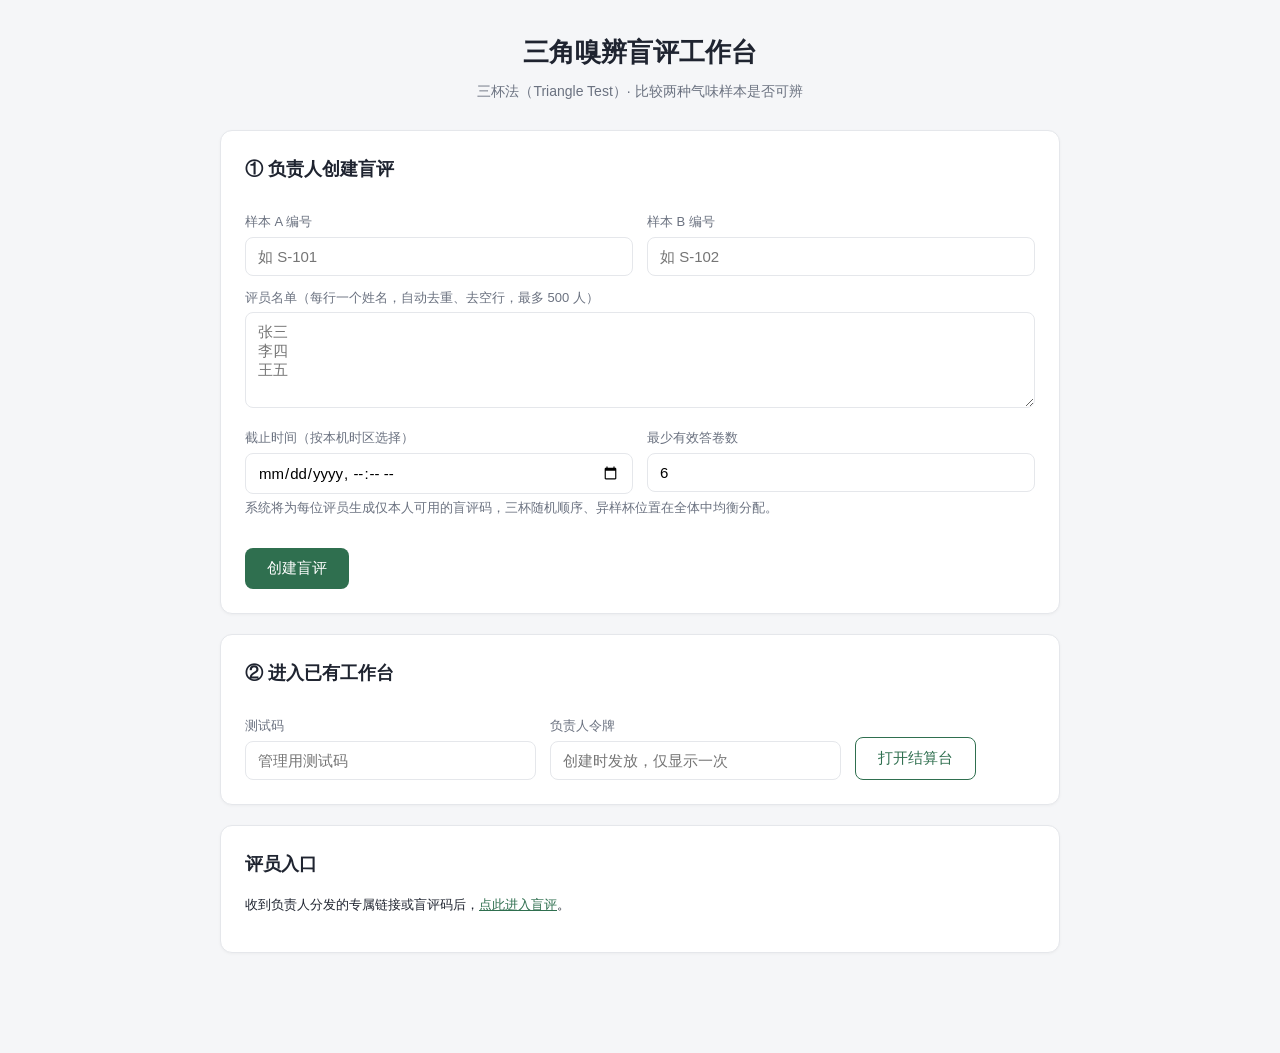
<file: static/index.html>
<!DOCTYPE html>
<html lang="zh-CN">
<head>
  <meta charset="UTF-8">
  <meta name="viewport" content="width=device-width, initial-scale=1.0">
  <title>三角嗅辨盲评工作台</title>
  <link rel="stylesheet" href="/static/style.css">
</head>
<body>
<div class="container">
  <header class="hero">
    <h1>三角嗅辨盲评工作台</h1>
    <p>三杯法（Triangle Test）· 比较两种气味样本是否可辨</p>
  </header>

  <div class="card">
    <h2>① 负责人创建盲评</h2>
    <form id="createForm">
      <div class="row">
        <div>
          <label>样本 A 编号</label>
          <input type="text" id="sampleA" required maxlength="64" placeholder="如 S-101">
        </div>
        <div>
          <label>样本 B 编号</label>
          <input type="text" id="sampleB" required maxlength="64" placeholder="如 S-102">
        </div>
      </div>

      <label>评员名单（每行一个姓名，自动去重、去空行，最多 500 人）</label>
      <textarea id="panelists" required placeholder="张三&#10;李四&#10;王五"></textarea>

      <div class="row">
        <div>
          <label>截止时间（按本机时区选择）</label>
          <input type="datetime-local" id="deadline" required>
        </div>
        <div>
          <label>最少有效答卷数</label>
          <input type="number" id="minValid" required min="1" value="6">
        </div>
      </div>

      <p class="hint">系统将为每位评员生成仅本人可用的盲评码，三杯随机顺序、异样杯位置在全体中均衡分配。</p>
      <button type="submit">创建盲评</button>
    </form>
    <div id="createMsg"></div>
  </div>

  <div class="card">
    <h2>② 进入已有工作台</h2>
    <form id="openForm" class="row" style="align-items:flex-end">
      <div>
        <label>测试码</label>
        <input type="text" id="openCode" required placeholder="管理用测试码">
      </div>
      <div>
        <label>负责人令牌</label>
        <input type="text" id="openToken" required placeholder="创建时发放，仅显示一次">
      </div>
      <div style="flex:0">
        <button type="submit" class="ghost">打开结算台</button>
      </div>
    </form>
  </div>

  <div class="card">
    <h2>评员入口</h2>
    <p class="small">收到负责人分发的专属链接或盲评码后，<a href="/eval">点此进入盲评</a>。</p>
  </div>
</div>

<script src="/static/app.js"></script>
<script>
const msg = document.getElementById('createMsg');

document.getElementById('createForm').addEventListener('submit', async (e) => {
  e.preventDefault();
  msg.innerHTML = '';
  const names = document.getElementById('panelists').value.split('\n')
    .map(s => s.trim()).filter(Boolean);
  const dl = document.getElementById('deadline').value;
  if (!dl) return showErr(msg, '请选择截止时间');
  const deadline = new Date(dl).getTime();
  if (deadline <= Date.now()) return showErr(msg, '截止时间必须晚于当前时间');

  try {
    const r = await api('/api/tests', {
      method: 'POST',
      body: {
        sample_a: document.getElementById('sampleA').value,
        sample_b: document.getElementById('sampleB').value,
        panelists: names,
        deadline,
        min_valid: parseInt(document.getElementById('minValid').value, 10),
      },
    });
    saveTest(r.test_code, r.token);
    location.href = r.dashboard;
  } catch (err) {
    showErr(msg, err.message);
  }
});

document.getElementById('openForm').addEventListener('submit', (e) => {
  e.preventDefault();
  const code = document.getElementById('openCode').value.trim();
  const token = document.getElementById('openToken').value.trim();
  location.href = `/admin?test=${encodeURIComponent(code)}&token=${encodeURIComponent(token)}`;
});
</script>
</body>
</html>
</file>
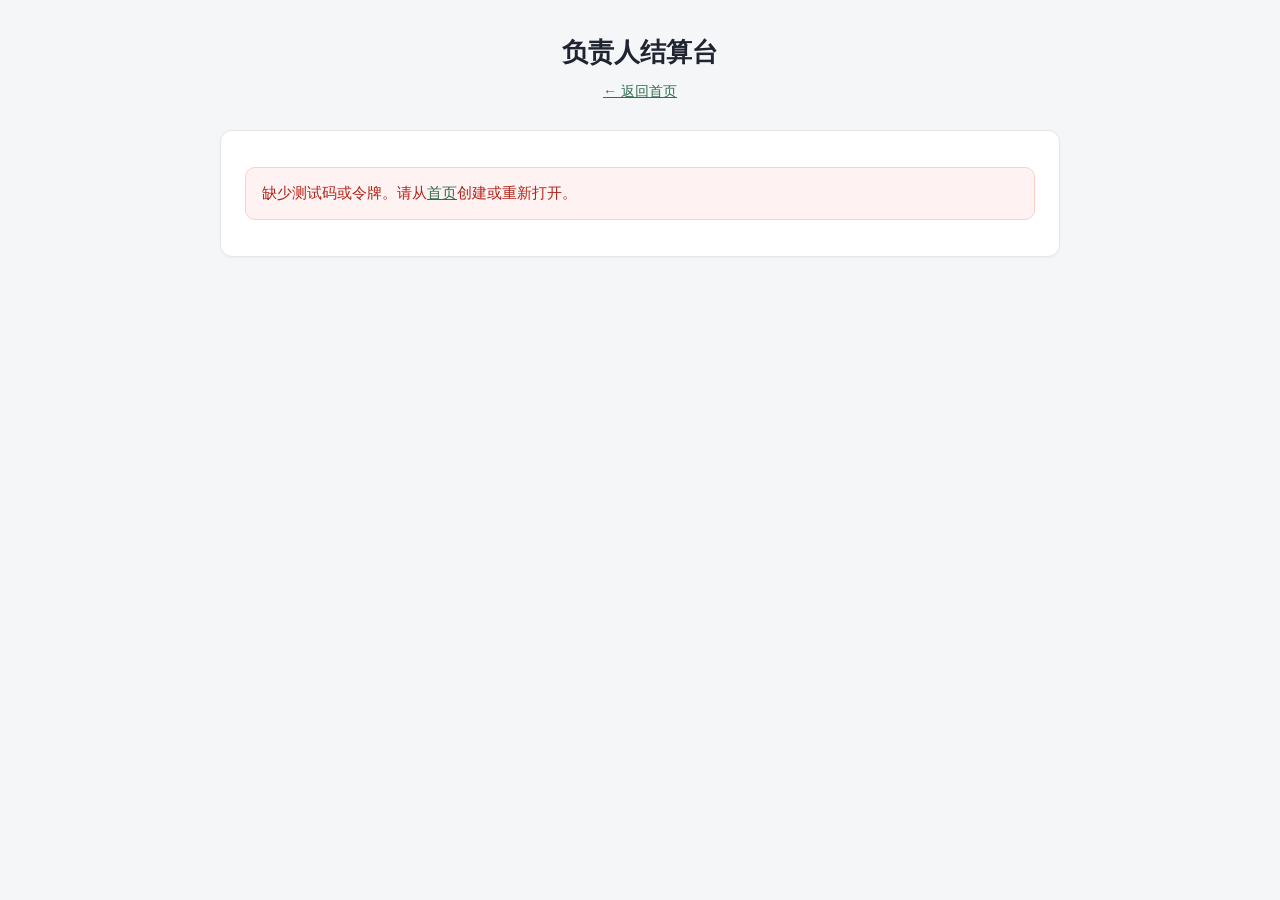
<file: static/admin.html>
<!DOCTYPE html>
<html lang="zh-CN">
<head>
  <meta charset="UTF-8">
  <meta name="viewport" content="width=device-width, initial-scale=1.0">
  <title>负责人结算台 · 三角嗅辨盲评</title>
  <link rel="stylesheet" href="/static/style.css">
</head>
<body>
<div class="container">
  <header class="hero">
    <h1>负责人结算台</h1>
    <p><a href="/">← 返回首页</a></p>
  </header>

  <div id="app"></div>
</div>

<script src="/static/app.js"></script>
<script>
const appEl = document.getElementById('app');
const params = new URLSearchParams(location.search);
const code = params.get('test');
const token = params.get('token');
let timer = null;

if (!code || !token) {
  appEl.innerHTML = `<div class="card"><div class="callout err">
    缺少测试码或令牌。请从<a href="/">首页</a>创建或重新打开。</div></div>`;
} else {
  load();
}

async function load() {
  try {
    const t = await api(`/api/tests/${encodeURIComponent(code)}?token=${encodeURIComponent(token)}`);
    render(t);
  } catch (err) {
    appEl.innerHTML = `<div class="card"><div class="callout err">${esc(err.message)}</div>
      <p class="small"><a href="/">返回首页</a></p></div>`;
  }
}

function render(t) {
  const srvOffset = t.now - Date.now();  // 倒计时以服务端时钟为准
  const remain = t.deadline - (Date.now() + srvOffset);
  const past = remain <= 0;
  appEl.innerHTML = `
    <div class="card">
      <h2>测试 <span class="mono">${esc(t.test_code)}</span></h2>
      <p class="small">样本 A：<b>${esc(t.sample_a)}</b> ｜ 样本 B：<b>${esc(t.sample_b)}</b></p>
      <p class="small">截止时间：<b>${fmtTime(t.deadline)}</b>
        ｜ 最少有效答卷：<b>${t.min_valid}</b> 份</p>
      <p class="small">距截止：<b id="countdown" style="font-size:16px">${esc(fmtCountdown(remain))}</b></p>
      <div class="stat-grid">
        <div class="stat"><div class="num">${t.progress.total}</div><div class="cap">评员总数</div></div>
        <div class="stat"><div class="num">${t.progress.submitted}</div><div class="cap">已提交(含弃权)</div></div>
        <div class="stat"><div class="num">${t.progress.valid}</div><div class="cap">有效答卷</div></div>
        <div class="stat"><div class="num">${t.withdrawn_count || 0}</div><div class="cap">已撤回</div></div>
      </div>
      <p class="hint">截止前仅显示汇总计数，不显示任何评员的答案与三杯对应关系，以防泄露。</p>
      <button id="settleBtn" ${(!past || t.settled) ? 'disabled' : ''}>
        ${t.settled ? '已结算（结果已冻结）' : past ? '立即结算' : '截止后才能结算'}
      </button>
      <div id="settleMsg"></div>
      <div id="report"></div>
    </div>

    <div class="card">
      <h2>名单调整（截止前 · 缺席处理）</h2>
      <p class="hint">
        可只补位、只撤回，或一次操作同时撤回并补位。仅<b>未提交</b>者可撤回；
        已作答或已弃权者不可撤回，撤回后的旧码立即失效。补位评员取得新专属码，
        同一实验姓名不得重用；已有评员的杯序、异样样本与答卷不变，
        新分配会尽量均衡异样杯位置与异样样本。
        调整后有效人数须在 <b>${t.min_valid}</b> ～ <b>500</b> 人之间，
        任一校验失败则整次操作无效。
      </p>
      ${(past || t.settled) ? `
        <div class="callout ${t.settled ? 'no' : 'warn'}">
          ${t.settled ? '测试已结算，名单已冻结，不能调整。' : '已过截止时间，不能调整名单。'}
        </div>` : `
        <label>要撤回的盲评码（每行一个；可留空表示只补位）</label>
        <textarea id="withdrawCodes" rows="3"
          placeholder="贴入缺席评员的盲评码，每行一个"></textarea>
        <label>补位评员姓名（每行一个；可留空表示只撤回）</label>
        <textarea id="addPanelists" rows="3"
          placeholder="新评员姓名，每行一个"></textarea>
        <button id="adjustBtn">执行调整</button>
        <div id="adjustMsg"></div>`}
    </div>

    <div class="card">
      <h2>盲评码分发名单（仅负责人可见）</h2>
      <p class="hint">请将每人的专属链接单独发给本人；盲评码不可重复使用。</p>
      <table>
        <thead><tr><th>评员</th><th>盲评码 / 专属链接</th></tr></thead>
        <tbody>
          ${t.codes.map(c => `
            <tr>
              <td>${esc(c.panelist)}</td>
              <td class="code">${esc(c.code)}
                <a href="${esc(c.url)}" target="_blank" class="small">打开</a></td>
            </tr>`).join('')}
        </tbody>
      </table>
    </div>`;

  clearInterval(timer);
  timer = setInterval(() => {
    const el = document.getElementById('countdown');
    if (el) el.textContent = fmtCountdown(t.deadline - (Date.now() + srvOffset));
    const btn = document.getElementById('settleBtn');
    if (btn && !t.settled && t.deadline - (Date.now() + srvOffset) <= 0 && btn.disabled) {
      btn.disabled = false;
      btn.textContent = '立即结算';
    }
  }, 1000);

  document.getElementById('settleBtn').addEventListener('click', doSettle);
  const adjustBtn = document.getElementById('adjustBtn');
  if (adjustBtn) adjustBtn.addEventListener('click', doAdjust);
  if (t.settled) doSettle();
}

async function doAdjust() {
  const msgEl = document.getElementById('adjustMsg');
  const wCodes = document.getElementById('withdrawCodes').value.split('\n')
    .map(s => s.trim()).filter(Boolean);
  const aNames = document.getElementById('addPanelists').value.split('\n')
    .map(s => s.trim()).filter(Boolean);
  if (wCodes.length === 0 && aNames.length === 0) {
    showErr(msgEl, '请至少填写要撤回的盲评码或补位评员姓名。');
    return;
  }
  const word = (wCodes.length && aNames.length)
    ? `撤回 ${wCodes.length} 人并补位 ${aNames.length} 人`
    : wCodes.length ? `撤回 ${wCodes.length} 人`
    : `补位 ${aNames.length} 人`;
  if (!confirm(`确认${word}？任一校验失败将整次无效（不产生任何改动）。`)) return;

  const btn = document.getElementById('adjustBtn');
  btn.disabled = true; btn.textContent = '调整中…';
  try {
    const r = await api(`/api/tests/${encodeURIComponent(code)}/adjust`, {
      method: 'POST',
      body: { token, withdraw_codes: wCodes, add_panelists: aNames },
    });
    const lines = [];
    if (r.withdrawn.length)
      lines.push(`已撤回：${r.withdrawn.map(x => esc(x.panelist)).join('、')}（旧码已立即失效）`);
    if (r.added.length)
      lines.push(`已补位：${r.added.map(x => esc(x.panelist)).join('、')}` +
        `（新盲评码见下方分发名单）`);
    lines.push(`当前有效名单 ${r.progress.total} 人。`);
    showInfo(msgEl, lines.join(' '), 'ok');
    setTimeout(load, 1200);  // 刷新以展示新分发码与计数
  } catch (err) {
    showErr(msgEl, err.message);
    btn.disabled = false; btn.textContent = '执行调整';
  }
}

async function doSettle() {
  const btn = document.getElementById('settleBtn');
  const msgEl = document.getElementById('settleMsg');
  if (btn) { btn.disabled = true; btn.textContent = '结算中…'; }
  try {
    const r = await api(`/api/tests/${encodeURIComponent(code)}/settle`, {
      method: 'POST', body: { token },
    });
    renderReport(r);
    if (btn) { btn.disabled = true; btn.textContent = '已结算（结果已冻结）'; }
  } catch (err) {
    showErr(msgEl, err.message);
    if (btn) { btn.disabled = false; btn.textContent = '立即结算'; }
  }
}

function renderReport(r) {
  const el = document.getElementById('report');
  const kind = r.distinguishable ? 'ok' : 'no';
  const label = r.distinguishable
    ? '<span class="badge ok">判为可辨</span>'
    : '<span class="badge no">不可判为可辨</span>';
  el.innerHTML = `
    <h2 style="margin-top:24px">结算结果 ${label}</h2>
    <div class="callout ${kind === 'ok' ? 'ok' : 'warn'}">${esc(r.conclusion)}</div>
    <div class="stat-grid">
      <div class="stat"><div class="num">${r.valid_count}</div><div class="cap">有效答卷</div></div>
      <div class="stat"><div class="num">${r.correct_count}</div><div class="cap">答对</div></div>
      <div class="stat"><div class="num">${r.abstained_count}</div><div class="cap">弃权</div></div>
      <div class="stat"><div class="num">${r.missing_count}</div><div class="cap">未交</div></div>
      <div class="stat"><div class="num">${r.p_value === null ? '—' : r.p_value.toFixed(4)}</div>
        <div class="cap">单侧尾概率 (p=1/3)</div></div>
    </div>
    <p class="hint">判定规则：有效答卷 ≥ ${r.min_valid} 且
      P(X≥答对 | X~Binomial(n,1/3)) ≤ 0.05 才判为可辨。</p>

    <h2>分配与答卷回看（冻结）</h2>
    <table>
      <thead><tr>
        <th>评员</th><th>盲评码</th><th>异样杯位置</th><th>异样杯样本</th>
        <th>提交答案</th><th>判定</th>
      </tr></thead>
      <tbody>
        ${r.assignments.map(a => `
          <tr class="${a.correct === true ? 'hit' : a.correct === false ? 'miss' : ''}">
            <td>${esc(a.panelist)}</td>
            <td class="code">${esc(a.code)}</td>
            <td>${a.odd_pos} 号杯</td>
            <td>样本 ${esc(a.odd_sample)}</td>
            <td>${a.answer === null ? '<span class="badge wait">未交</span>'
                : a.answer === '弃权' ? '<span class="badge wait">弃权</span>'
                : `${a.answer} 号杯`}</td>
            <td>${a.correct === null ? '—'
                : a.correct ? '<span class="badge ok">答对</span>'
                : '<span class="badge no">答错</span>'}</td>
          </tr>`).join('')}
      </tbody>
    </table>`;
}
</script>
</body>
</html>
</file>
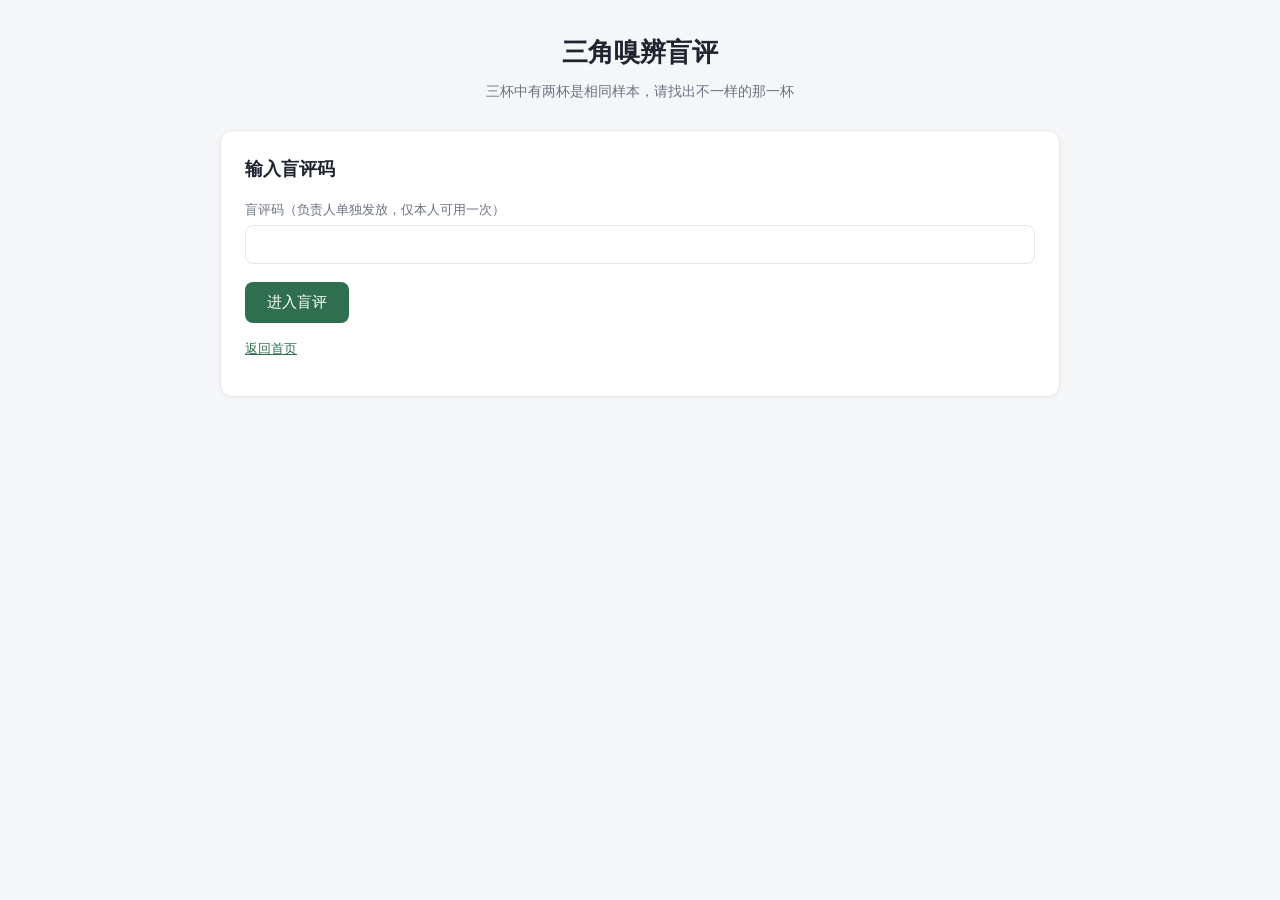
<file: static/eval.html>
<!DOCTYPE html>
<html lang="zh-CN">
<head>
  <meta charset="UTF-8">
  <meta name="viewport" content="width=device-width, initial-scale=1.0">
  <title>评员盲评 · 三角嗅辨</title>
  <link rel="stylesheet" href="/static/style.css">
</head>
<body>
<div class="container">
  <header class="hero">
    <h1>三角嗅辨盲评</h1>
    <p>三杯中有两杯是相同样本，请找出不一样的那一杯</p>
  </header>
  <div id="app"></div>
</div>

<script src="/static/app.js"></script>
<script>
const appEl = document.getElementById('app');

// 支持 /eval/code/<code>、?code=<code> 或手动输入
let code = (location.pathname.match(/\/eval\/code\/([^/]+)/) || [])[1]
        || new URLSearchParams(location.search).get('code');

if (!code) {
  renderEntry();
} else {
  loadAssignment();
}

function renderEntry() {
  appEl.innerHTML = `
    <div class="card">
      <h2>输入盲评码</h2>
      <form id="codeForm">
        <label>盲评码（负责人单独发放，仅本人可用一次）</label>
        <input type="text" id="codeInput" required autocomplete="off"
               style="text-transform:uppercase;letter-spacing:2px">
        <button type="submit">进入盲评</button>
      </form>
      <p class="small" style="margin-top:16px"><a href="/">返回首页</a></p>
    </div>`;
  document.getElementById('codeForm').addEventListener('submit', (e) => {
    e.preventDefault();
    code = document.getElementById('codeInput').value.trim();
    history.replaceState(null, '', `/eval/code/${encodeURIComponent(code)}`);
    loadAssignment();
  });
}

async function loadAssignment() {
  try {
    const a = await api(`/api/eval/${encodeURIComponent(code)}`);
    render(a);
  } catch (err) {
    appEl.innerHTML = `<div class="card"><div class="callout err">${esc(err.message)}</div>
      <button class="ghost" onclick="location.href='/eval'">重新输入盲评码</button></div>`;
  }
}

let selected = null;

function render(a) {
  const srvOffset = a.now - Date.now();  // 倒计时以服务端时钟为准
  const remain = a.deadline - (Date.now() + srvOffset);
  if (a.submitted) { renderDone(a); return; }
  if (a.past_deadline) { renderClosed(a); return; }

  appEl.innerHTML = `
    <div class="card">
      <h2>评员：${esc(a.panelist)}</h2>
      <p class="small">截止时间：<b>${fmtTime(a.deadline)}</b>
        ｜ 剩余 <b id="countdown">${esc(fmtCountdown(remain))}</b></p>
      <div class="callout warn">
        规则：三杯（1、2、3）中有两杯来自同一样本，一杯来自另一样本。
        请嗅辨后点击你认为<b>不一样</b>的那一杯；无法判断可选择弃权。
        <b>提交后不可修改，且该盲评码只能提交一次。</b>
      </div>
      <div class="cups">
        ${[1, 2, 3].map(n => `<div class="cup" data-pos="${n}">${n} 号杯</div>`).join('')}
      </div>
      <div class="choice-row">
        <button id="submitBtn" disabled>提交选择</button>
        <button id="abstainBtn" class="ghost">我无法区分（弃权）</button>
      </div>
      <div id="msg"></div>
    </div>`;

  document.querySelectorAll('.cup').forEach((cup) => {
    cup.addEventListener('click', () => {
      document.querySelectorAll('.cup').forEach(c => c.classList.remove('selected'));
      cup.classList.add('selected');
      selected = parseInt(cup.dataset.pos, 10);
      document.getElementById('submitBtn').disabled = false;
    });
  });
  document.getElementById('submitBtn').addEventListener('click', () => submit(false));
  document.getElementById('abstainBtn').addEventListener('click', () => submit(true));

  const timer = setInterval(() => {
    const el = document.getElementById('countdown');
    if (!el) { clearInterval(timer); return; }
    const left = a.deadline - (Date.now() + srvOffset);
    el.textContent = fmtCountdown(left);
    if (left <= 0) { clearInterval(timer); loadAssignment(); }
  }, 500);
}

async function submit(abstain) {
  if (!abstain && selected === null) return;
  if (!abstain && !confirm(`确认异样杯是 ${selected} 号杯？提交后不可修改。`)) return;
  if (abstain && !confirm('确认弃权？提交后不可修改。')) return;

  const btns = ['submitBtn', 'abstainBtn'];
  btns.forEach(id => { const b = document.getElementById(id); if (b) b.disabled = true; });
  const msgEl = document.getElementById('msg');
  try {
    await api(`/api/eval/${encodeURIComponent(code)}/submit`, {
      method: 'POST',
      body: abstain ? { abstain: true } : { answer: selected },
    });
    loadAssignment();
  } catch (err) {
    showErr(msgEl, err.message);
    btns.forEach(id => { const b = document.getElementById(id); if (b) b.disabled = false; });
    if (/截止|已提交/.test(err.message)) loadAssignment();
  }
}

function renderClosed(a) {
  appEl.innerHTML = `
    <div class="card">
      <h2>评员：${esc(a.panelist)}</h2>
      <div class="callout no">
        截止时间（${fmtTime(a.deadline)}）已过，答卷通道已关闭，系统不再接收任何提交。
      </div>
      ${a.settled ? revealHtml(a) : '<p class="hint">负责人结算后，可在本页回看你的三杯对应关系。</p>'}
    </div>`;
}

function renderDone(a) {
  appEl.innerHTML = `
    <div class="card">
      <h2>评员：${esc(a.panelist)}</h2>
      <div class="callout ok">
        你的答卷已于 ${fmtTime(a.answered_at)} 提交：
        <b>${a.abstained ? '弃权' : `选择 ${a.answer} 号杯为异样杯`}</b>。
        答卷不可修改。
      </div>
      ${a.settled ? revealHtml(a) : '<p class="hint">结果尚未结算；结算后可在本页回看三杯对应关系。</p>'}
    </div>`;
}

function revealHtml(a) {
  const correct = a.abstained ? null : (a.answer === a.odd_pos);
  return `
    <h2 style="margin-top:20px">结算回看</h2>
    <table>
      <tr><th>异样杯位置</th><td>${a.odd_pos} 号杯</td></tr>
      <tr><th>异样杯样本</th><td>样本 ${esc(a.odd_sample)}
        （A=${esc(a.sample_a)}，B=${esc(a.sample_b)}）</td></tr>
      <tr><th>你的判定</th><td>
        ${a.abstained ? '弃权' : correct
          ? '<span class="badge ok">答对</span>'
          : '<span class="badge no">答错</span>'}</td></tr>
    </table>`;
}
</script>
</body>
</html>
</file>
<file: static/style.css>
:root {
  --bg: #f5f6f8;
  --card: #ffffff;
  --ink: #1f2430;
  --muted: #6b7280;
  --line: #e5e7eb;
  --brand: #2f6f4f;
  --brand-dark: #255940;
  --danger: #b42318;
  --warn: #b54708;
  --ok: #067647;
}

* { box-sizing: border-box; }

body {
  margin: 0;
  font-family: -apple-system, "PingFang SC", "Microsoft YaHei", "Segoe UI", sans-serif;
  background: var(--bg);
  color: var(--ink);
  line-height: 1.6;
}

.container { max-width: 880px; margin: 0 auto; padding: 32px 20px 80px; }

header.hero { text-align: center; margin-bottom: 28px; }
header.hero h1 { margin: 0 0 6px; font-size: 26px; }
header.hero p { margin: 0; color: var(--muted); font-size: 14px; }

.card {
  background: var(--card);
  border: 1px solid var(--line);
  border-radius: 12px;
  padding: 24px;
  margin-bottom: 20px;
  box-shadow: 0 1px 3px rgba(0,0,0,0.04);
}

.card h2 { margin: 0 0 16px; font-size: 18px; }

label { display: block; font-size: 13px; color: var(--muted); margin: 12px 0 4px; }

input[type=text], input[type=number], input[type=datetime-local], textarea {
  width: 100%;
  padding: 10px 12px;
  border: 1px solid var(--line);
  border-radius: 8px;
  font-size: 15px;
  font-family: inherit;
}

textarea { resize: vertical; min-height: 96px; }

.row { display: flex; gap: 14px; flex-wrap: wrap; }
.row > div { flex: 1; min-width: 180px; }

button, .btn {
  display: inline-block;
  background: var(--brand);
  color: #fff;
  border: none;
  border-radius: 8px;
  padding: 11px 22px;
  font-size: 15px;
  cursor: pointer;
  text-decoration: none;
  margin-top: 18px;
}
button:hover, .btn:hover { background: var(--brand-dark); }
button:disabled { background: #9bb8a8; cursor: not-allowed; }
button.ghost { background: #fff; color: var(--brand); border: 1px solid var(--brand); }
button.danger { background: var(--danger); }

.hint { font-size: 12.5px; color: var(--muted); margin-top: 4px; }

table { width: 100%; border-collapse: collapse; font-size: 14px; }
th, td { text-align: left; padding: 8px 10px; border-bottom: 1px solid var(--line); }
th { color: var(--muted); font-weight: 600; font-size: 12.5px; }
td.code { font-family: ui-monospace, Menlo, Consolas, monospace; font-size: 13px; }
tr.hit td { background: #ecfdf3; }
tr.miss td { background: #fef3f2; }

.badge {
  display: inline-block; padding: 2px 10px; border-radius: 999px;
  font-size: 12.5px; font-weight: 600;
}
.badge.ok { background: #d1fadf; color: var(--ok); }
.badge.no { background: #fee4e2; color: var(--danger); }
.badge.wait { background: #f2f4f7; color: var(--muted); }

.callout { border-radius: 10px; padding: 14px 16px; margin: 12px 0; font-size: 14.5px; }
.callout.ok { background: #ecfdf3; border: 1px solid #abefc6; }
.callout.no { background: #fef3f2; border: 1px solid #fecdca; }
.callout.warn { background: #fffaeb; border: 1px solid #fedf89; }
.callout.err { background: #fef3f2; border: 1px solid #fecdca; color: var(--danger); }

.stat-grid { display: flex; gap: 14px; flex-wrap: wrap; margin: 8px 0 4px; }
.stat {
  flex: 1; min-width: 120px; background: var(--bg);
  border-radius: 10px; padding: 12px 16px; text-align: center;
}
.stat .num { font-size: 24px; font-weight: 700; }
.stat .cap { font-size: 12.5px; color: var(--muted); }

.cups { display: flex; gap: 16px; justify-content: center; margin: 24px 0; }
.cup {
  width: 120px; height: 150px; border: 2px solid var(--line);
  border-radius: 0 0 28px 28px; background: linear-gradient(#fafafa, #eef1f4);
  display: flex; align-items: flex-end; justify-content: center;
  padding-bottom: 14px; font-size: 20px; font-weight: 700; cursor: pointer;
  user-select: none; transition: all .12s;
}
.cup:hover { border-color: var(--brand); transform: translateY(-3px); }
.cup.selected { border-color: var(--brand); background: #e7f4ec; }

.choice-row { display: flex; gap: 12px; flex-wrap: wrap; align-items: center; }
a { color: var(--brand); }
.mono { font-family: ui-monospace, Menlo, Consolas, monospace; }
.small { font-size: 13px; }
</file>
